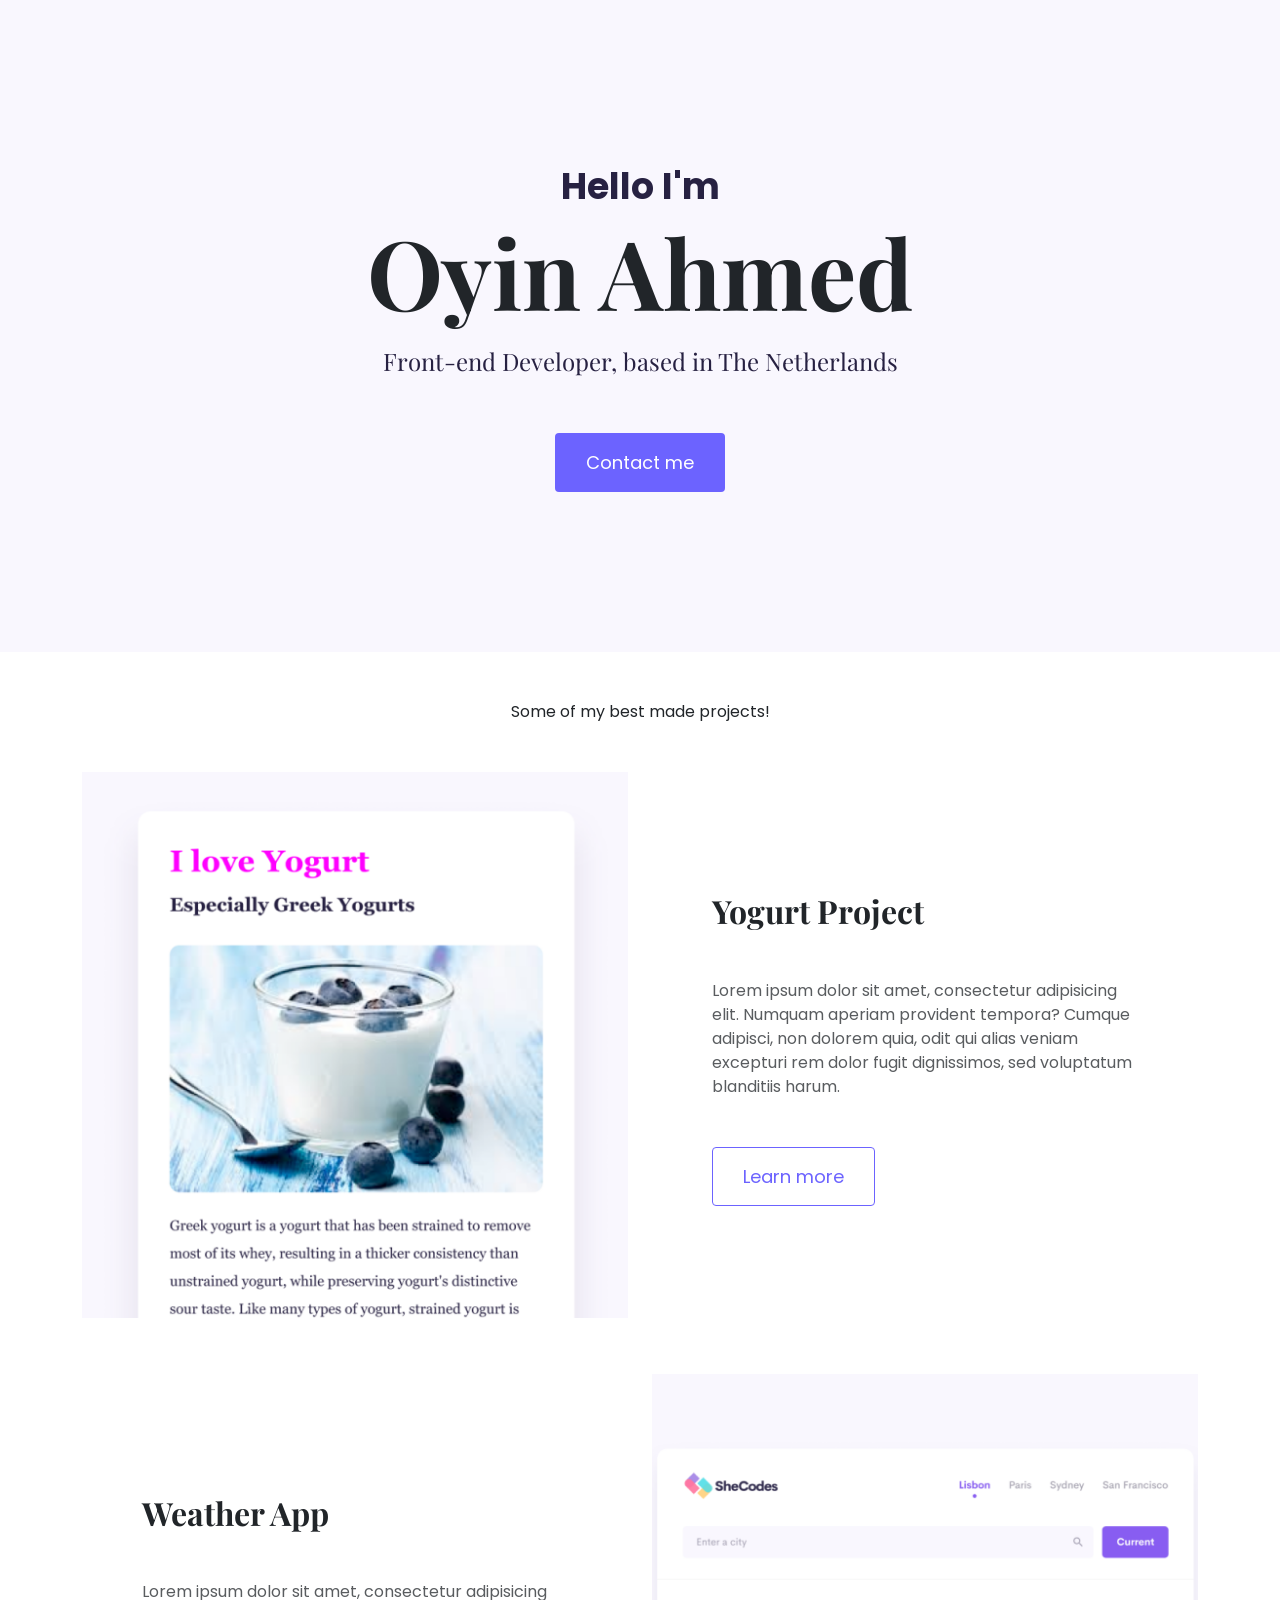
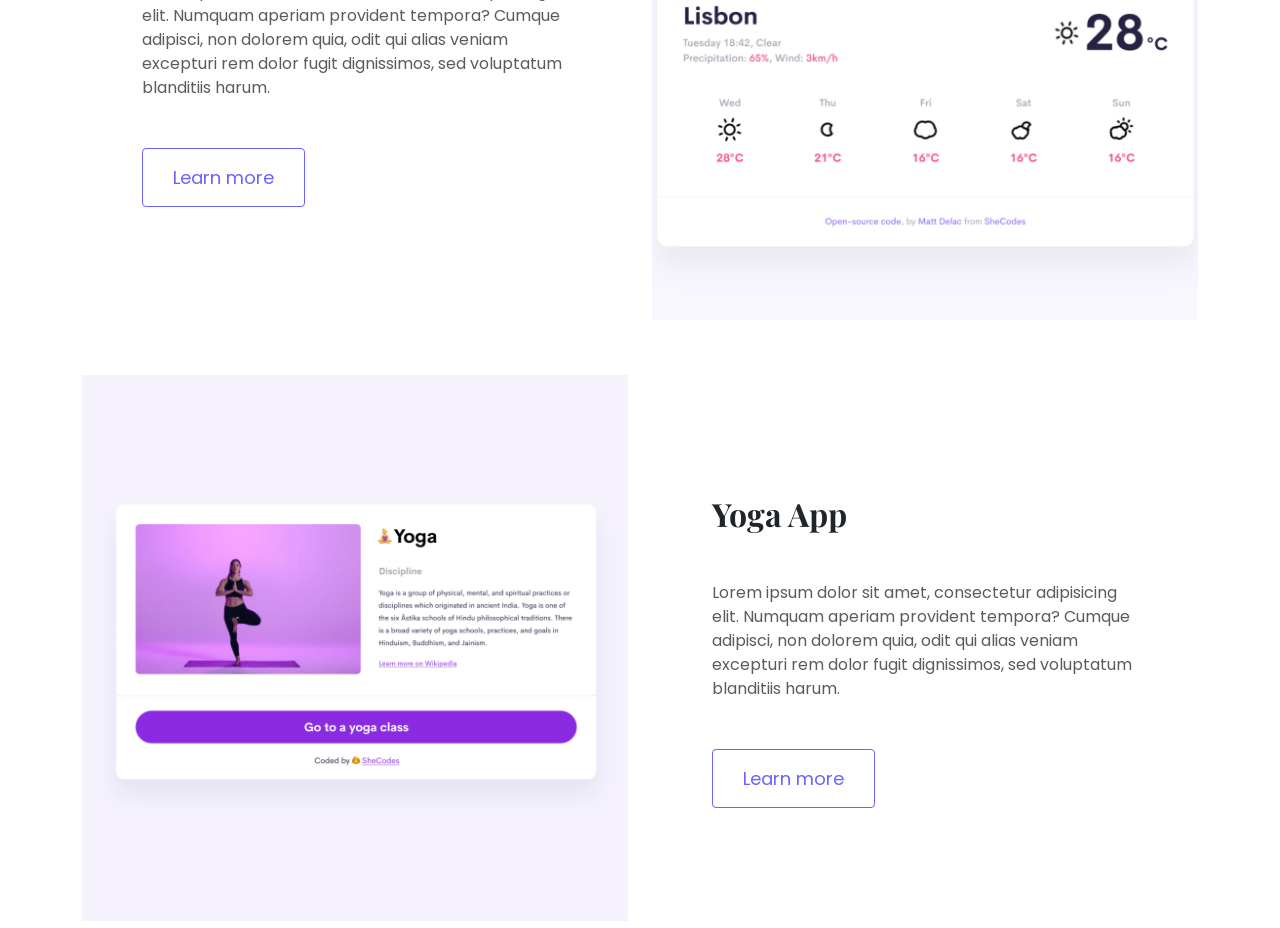
<file: index.html>
<!doctype html>
<html lang="en">
  <head>
    <meta charset="UTF-8" />
    <meta name="viewport" content="width=device-width, initial-scale=1.0" />
    <title>Portfolio Project Oyin</title>
    <link
      href="https://cdn.jsdelivr.net/npm/bootstrap@5.3.8/dist/css/bootstrap.min.css"
      rel="stylesheet"
      integrity="sha384-sRIl4kxILFvY47J16cr9ZwB07vP4J8+LH7qKQnuqkuIAvNWLzeN8tE5YBujZqJLB"
      crossorigin="anonymous"
    />
    <script
      src="https://cdn.jsdelivr.net/npm/bootstrap@5.3.8/dist/js/bootstrap.bundle.min.js"
      integrity="sha384-FKyoEForCGlyvwx9Hj09JcYn3nv7wiPVlz7YYwJrWVcXK/BmnVDxM+D2scQbITxI"
      crossorigin="anonymous"
    ></script>
    <link rel="stylesheet" href="src/style.css" />
    <link rel="preconnect" href="https://fonts.googleapis.com" />
    <link rel="preconnect" href="https://fonts.gstatic.com" crossorigin />
    <link
      href="https://fonts.googleapis.com/css2?family=Playfair+Display:ital,wght@0,400..900;1,400..900&family=Poppins:ital,wght@0,100;0,200;0,300;0,400;0,500;0,600;0,700;0,800;0,900;1,100;1,200;1,300;1,400;1,500;1,600;1,700;1,800;1,900&display=swap"
      rel="stylesheet"
    />
  </head>
  <body>
    <div class="hero">
      <p>Hello I'm</p>
      <h1>Oyin Ahmed</h1>
      <h2 class="mb-5">Front-end Developer, based in The Netherlands</h2>
      <div>
        <a href="contact.html" class="btn btn-branding"> Contact me</a>
      </div>
    </div>
    <p class="text-center m-5">Some of my best made projects!</p>
    <div class="container">
      <div class="row mb-5">
        <div class="col d-none d-lg-block">
          <img src="src/yogurt.png" class="img-fluid" alt="greek yogurt app" />
        </div>
        <div class="col">
          <div class="project-desciption">
            <h2 class="mb-5">Yogurt Project</h2>
            <p class="mb-5 text-muted">
              Lorem ipsum dolor sit amet, consectetur adipisicing elit. Numquam
              aperiam provident tempora? Cumque adipisci, non dolorem quia, odit
              qui alias veniam excepturi rem dolor fugit dignissimos, sed
              voluptatum blanditiis harum.
            </p>
            <a href="projects.html" class="btn btn-branding-outline">
              Learn more
            </a>
          </div>
        </div>
      </div>
      <div class="row mb-5">
        <div class="col">
          <div class="project-desciption">
            <h2 class="mb-5">Weather App</h2>
            <p class="mb-5 text-muted">
              Lorem ipsum dolor sit amet, consectetur adipisicing elit. Numquam
              aperiam provident tempora? Cumque adipisci, non dolorem quia, odit
              qui alias veniam excepturi rem dolor fugit dignissimos, sed
              voluptatum blanditiis harum.
            </p>
            <a href="projects.html" class="btn btn-branding-outline">
              Learn more
            </a>
          </div>
        </div>
        <div class="col d-none d-lg-block">
          <img src="src/weather.png" class="img-fluid" alt="weather app" />
        </div>
      </div>
      <div class="row">
        <div class="col d-none d-lg-block">
          <img src="src/yoga.png" class="img-fluid" alt="yoga app" />
        </div>
        <div class="col">
          <div class="project-desciption">
            <h2 class="mb-5">Yoga App</h2>
            <p class="mb-5 text-muted">
              Lorem ipsum dolor sit amet, consectetur adipisicing elit. Numquam
              aperiam provident tempora? Cumque adipisci, non dolorem quia, odit
              qui alias veniam excepturi rem dolor fugit dignissimos, sed
              voluptatum blanditiis harum.
            </p>
            <a href="projects.html" class="btn btn-branding-outline">
              Learn more
            </a>
          </div>
        </div>
      </div>
    </div>
  </body>
</html>
</file>
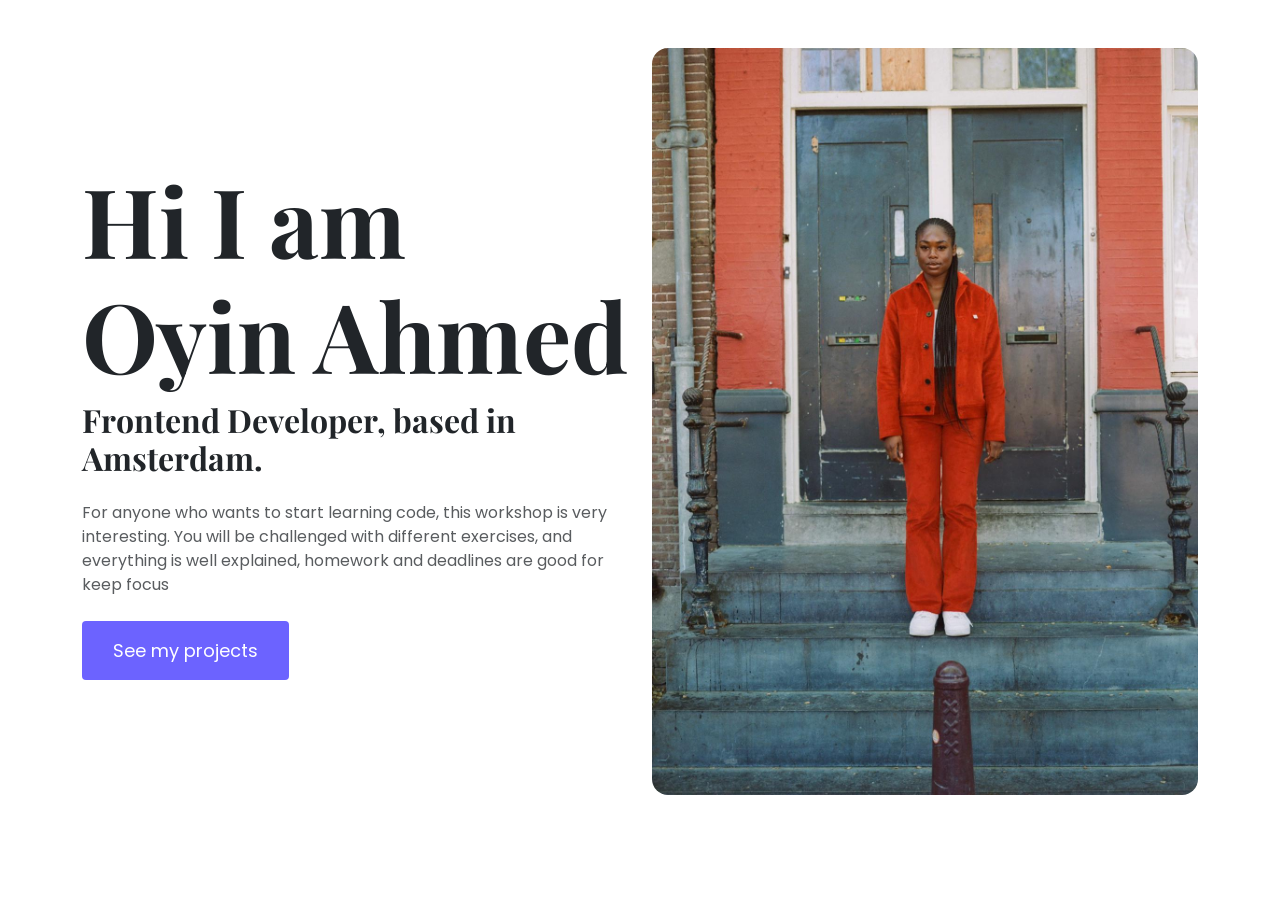
<file: about.html>
<!doctype html>
<html lang="en">
  <head>
    <meta charset="UTF-8" />
    <meta name="viewport" content="width=device-width, initial-scale=1.0" />
    <title>About Oyin</title>
    <link
      href="https://cdn.jsdelivr.net/npm/bootstrap@5.3.8/dist/css/bootstrap.min.css"
      rel="stylesheet"
      integrity="sha384-sRIl4kxILFvY47J16cr9ZwB07vP4J8+LH7qKQnuqkuIAvNWLzeN8tE5YBujZqJLB"
      crossorigin="anonymous"
    />
    <script
      src="https://cdn.jsdelivr.net/npm/bootstrap@5.3.8/dist/js/bootstrap.bundle.min.js"
      integrity="sha384-FKyoEForCGlyvwx9Hj09JcYn3nv7wiPVlz7YYwJrWVcXK/BmnVDxM+D2scQbITxI"
      crossorigin="anonymous"
    ></script>
    <link rel="stylesheet" href="src/style.css" />
    <link rel="preconnect" href="https://fonts.googleapis.com" />
    <link rel="preconnect" href="https://fonts.gstatic.com" crossorigin />
    <link
      href="https://fonts.googleapis.com/css2?family=Playfair+Display:ital,wght@0,400..900;1,400..900&family=Poppins:ital,wght@0,100;0,200;0,300;0,400;0,500;0,600;0,700;0,800;0,900;1,100;1,200;1,300;1,400;1,500;1,600;1,700;1,800;1,900&display=swap"
      rel="stylesheet"
    />
  </head>
  <body>
    <div class="container mt-5">
      <div class="row align-items-center">
        <div class="col-lg-6">
          <h1>Hi I am Oyin Ahmed</h1>
          <h2 class="mb-4">Frontend Developer, based in Amsterdam.</h2>
          <p class="text-muted mb-4">
            For anyone who wants to start learning code, this workshop is very
            interesting. You will be challenged with different exercises, and
            everything is well explained, homework and deadlines are good for
            keep focus
          </p>
          <a href="projects.html" class="btn btn-branding">See my projects</a>
        </div>
        <div class="col-lg-6">
          <img
            src="src/oyin.JPG"
            class="img-fluid rounded-4"
            alt="Patricia Pereira"
          />
        </div>
      </div>
    </div>

    <script
      src="https://cdn.jsdelivr.net/npm/bootstrap@5.3.8/dist/js/bootstrap.bundle.min.js"
      integrity="sha384-FKyoEForCGlyvwx9Hj09JcYn3nv7wiPVlz7YYwJrWVcXK/BmnVDxM+D2scQbITxI"
      crossorigin="anonymous"
    ></script>
  </body>
</html>
</file>
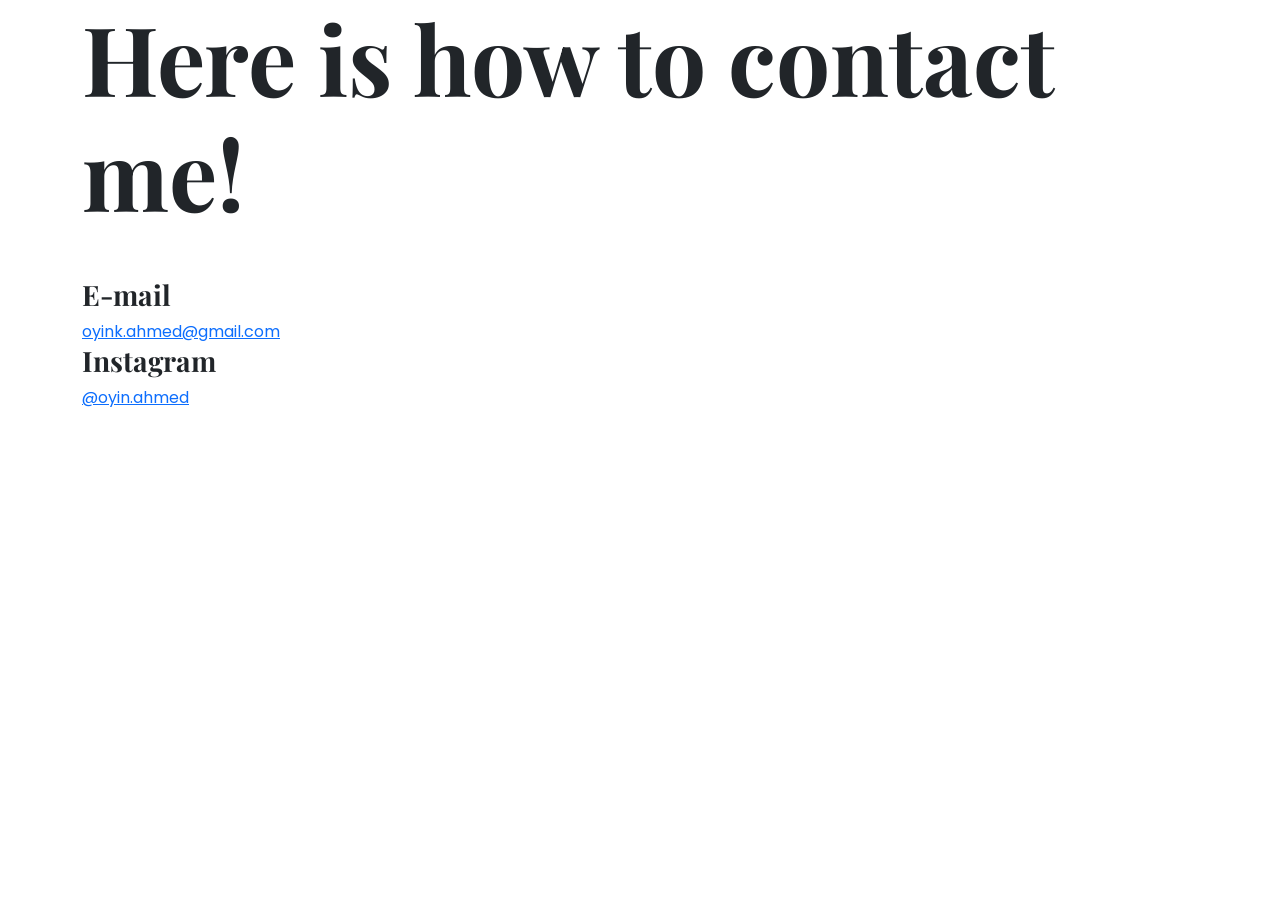
<file: contact.html>
<!doctype html>
<html lang="en">
  <head>
    <meta charset="UTF-8" />
    <meta name="viewport" content="width=device-width, initial-scale=1.0" />
    <title>Portfolio Project Oyin</title>
    <link
      href="https://cdn.jsdelivr.net/npm/bootstrap@5.3.8/dist/css/bootstrap.min.css"
      rel="stylesheet"
      integrity="sha384-sRIl4kxILFvY47J16cr9ZwB07vP4J8+LH7qKQnuqkuIAvNWLzeN8tE5YBujZqJLB"
      crossorigin="anonymous"
    />
    <script
      src="https://cdn.jsdelivr.net/npm/bootstrap@5.3.8/dist/js/bootstrap.bundle.min.js"
      integrity="sha384-FKyoEForCGlyvwx9Hj09JcYn3nv7wiPVlz7YYwJrWVcXK/BmnVDxM+D2scQbITxI"
      crossorigin="anonymous"
    ></script>
    <link rel="stylesheet" href="src/style.css" />
    <link rel="preconnect" href="https://fonts.googleapis.com" />
    <link rel="preconnect" href="https://fonts.gstatic.com" crossorigin />
    <link
      href="https://fonts.googleapis.com/css2?family=Playfair+Display:ital,wght@0,400..900;1,400..900&family=Poppins:ital,wght@0,100;0,200;0,300;0,400;0,500;0,600;0,700;0,800;0,900;1,100;1,200;1,300;1,400;1,500;1,600;1,700;1,800;1,900&display=swap"
      rel="stylesheet"
    />
  </head>
  <body>
    <div class="content-container container">
      <div class="content">
        <h1 class="mb-5">Here is how to contact me!</h1>
        <h3>E-mail</h3>
        <a href="mailto:oyink.ahmed@gmail.com">oyink.ahmed@gmail.com</a>
        <h3>Instagram</h3>
        <a href="https://www.instagram.com/oyin.ahmed">@oyin.ahmed</a>
      </div>
    </div>
  </body>
</html>
</file>
<file: src/style.css>
:root {
  --branding-colour: #6c63ff;
  --secondary-colour: #f9f7fe;
  --heading-font: "Playfair Display", serif;
  --default-family: "Poppins", sans-serif;
}
body {
  font-family: var(--default-family);
}
h1,
h2,
h3,
h4,
h5 {
  font-family: var(--heading-font);
  font-weight: bold;
}
h1 {
  font-size: 96px;
}
h3 {
  display: auto block;
}
p {
  font-weight: normal;
}
.hero {
  background: var(--secondary-colour);
  text-align: center;
  padding: 160px 20px;
}
.hero p {
  font-size: 36px;
  font-weight: bold;
  margin: 0;
  color: #272142;
}
.hero h2 {
  font-weight: normal;
  font-size: 24px;
  line-height: 2;
  color: #272142;
}
.btn-branding {
  background-color: var(--branding-colour);
  color: #ffff;
  border-radius: 4px;
  padding: 15px 30px;
  font-size: 18px;
  line-height: 27px;
}
.btn-branding-outline {
  color: var(--branding-colour);
  border: 1px solid var(--branding-colour);
  border-radius: 4px;
  font-size: 18px;
  line-height: 27px;
  padding: 15px 30px;
}
.introduction {
  text-align: center;
  line-height: 2;
  margin: 20px;
}
.project-desciption {
  padding: 120px 60px;
}

@media (max-width: 900px) {
  h1 {
    font-size: 44px;
    line-height: 2;
  }

  h2 {
    font-size: 44px;
  }
  .row {
    text-align: center;
  }

  .col-lg-6 {
    margin-bottom: 30px;
  }

  .hero {
    padding: 80px 20px;
  }
  .container {
    padding-left: 20px;
    padding-right: 20px;
  }

  .project-desciption {
    padding: 0;
    text-align: center;
  }
}
img {
  transition: transform 0.3s ease;
}

img:hover {
  transform: scale(1.02);
}
</file>
